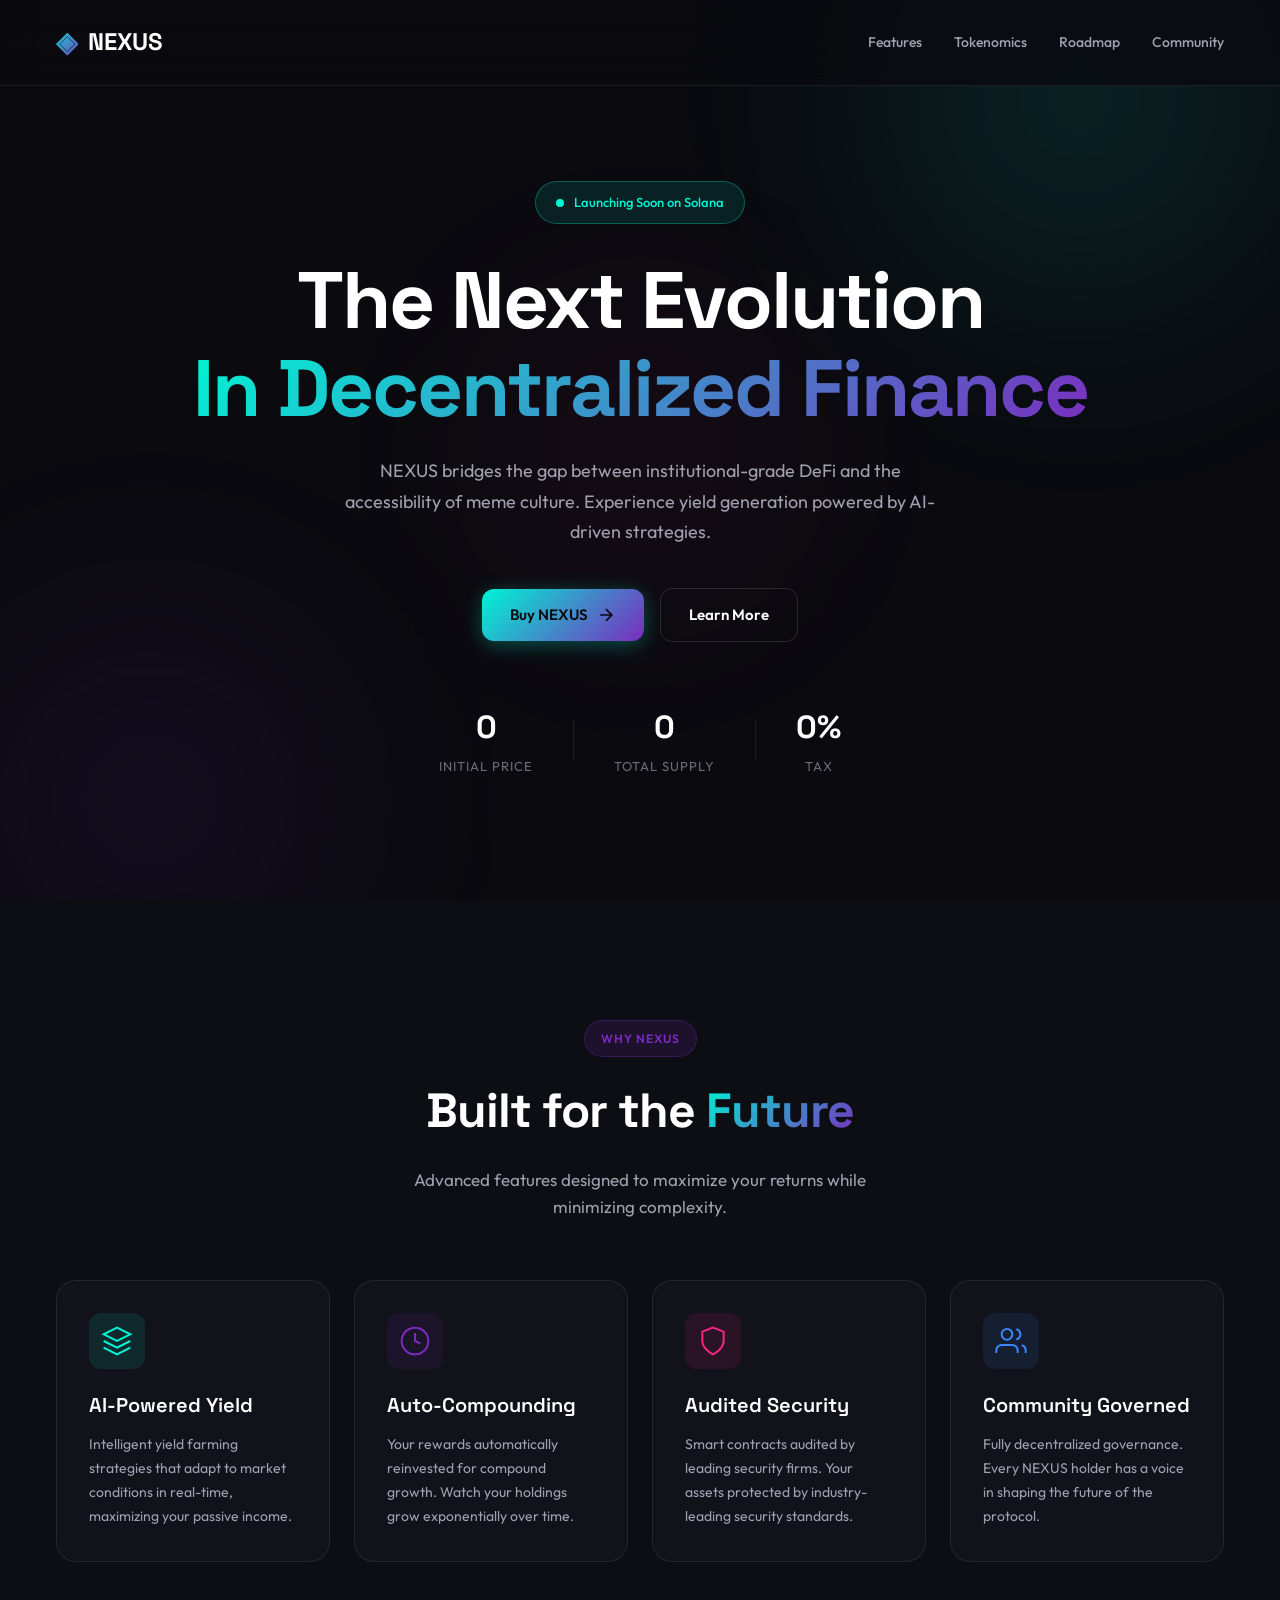
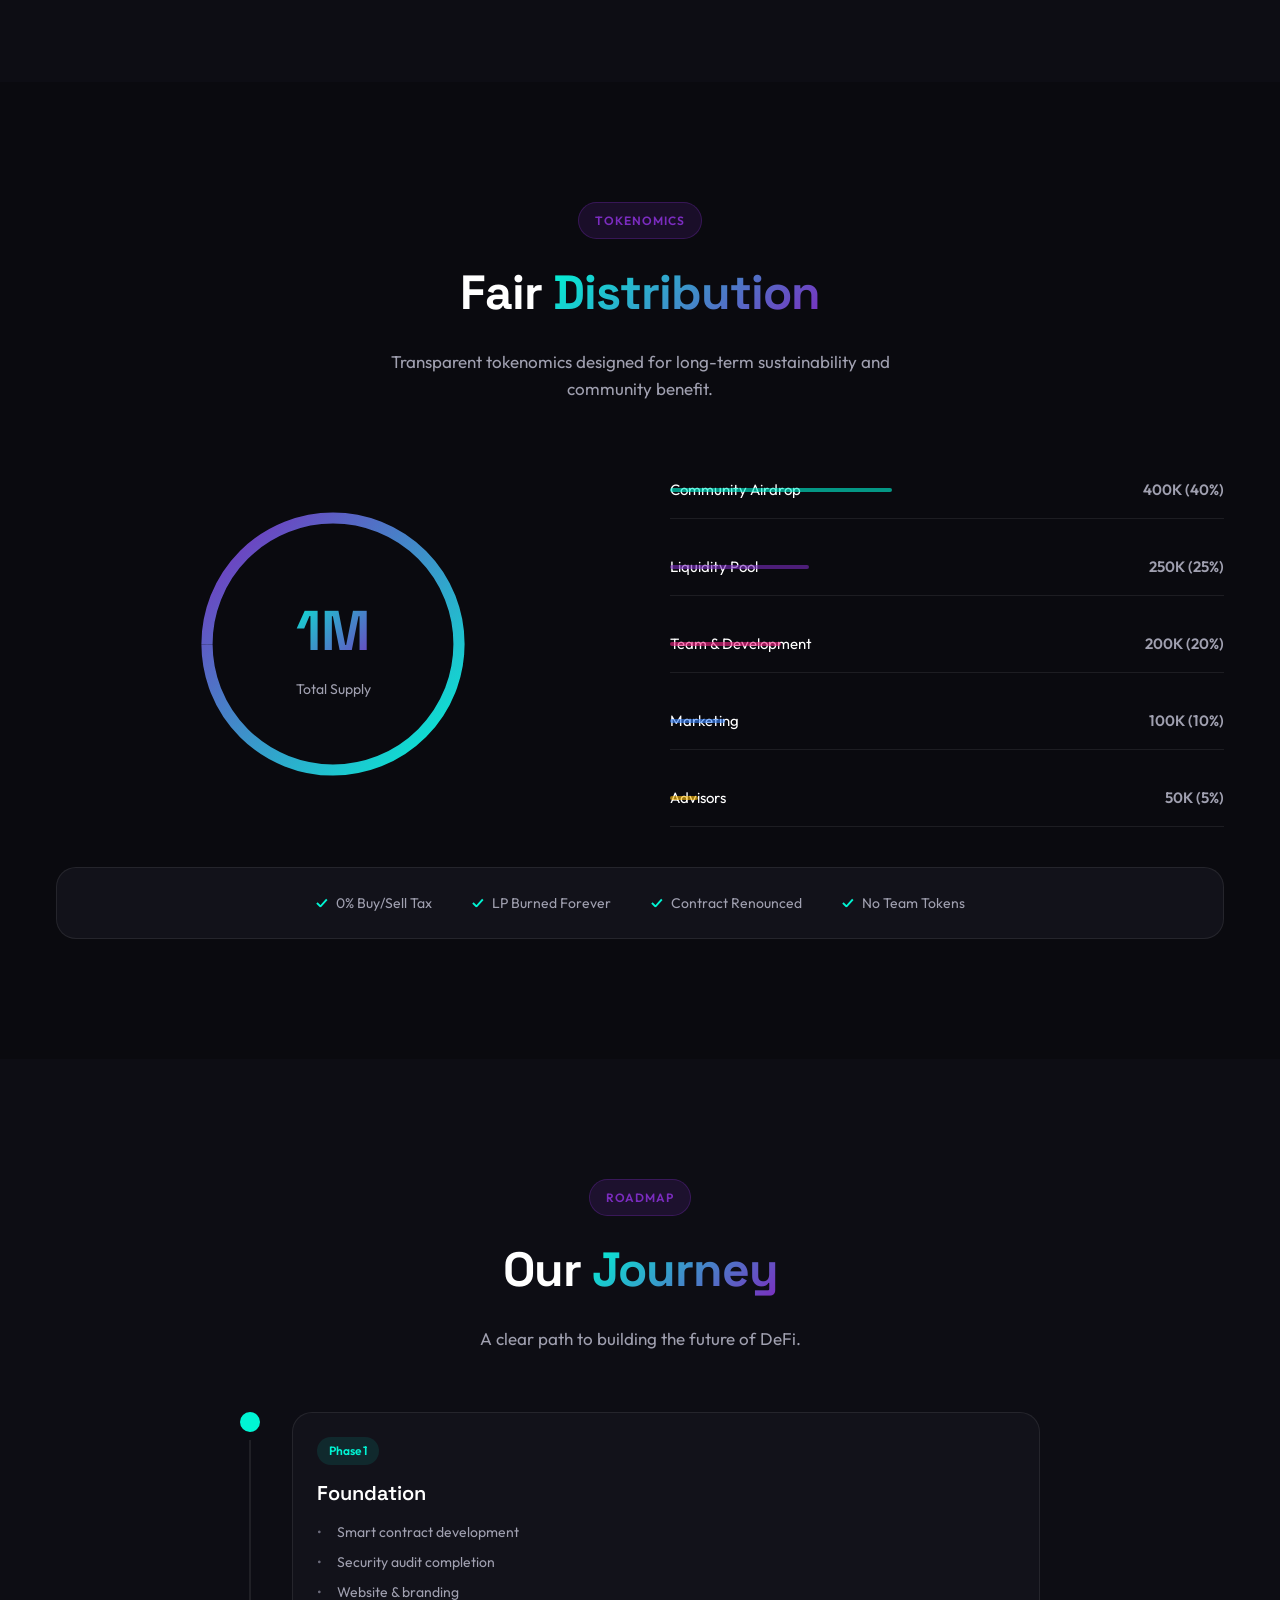
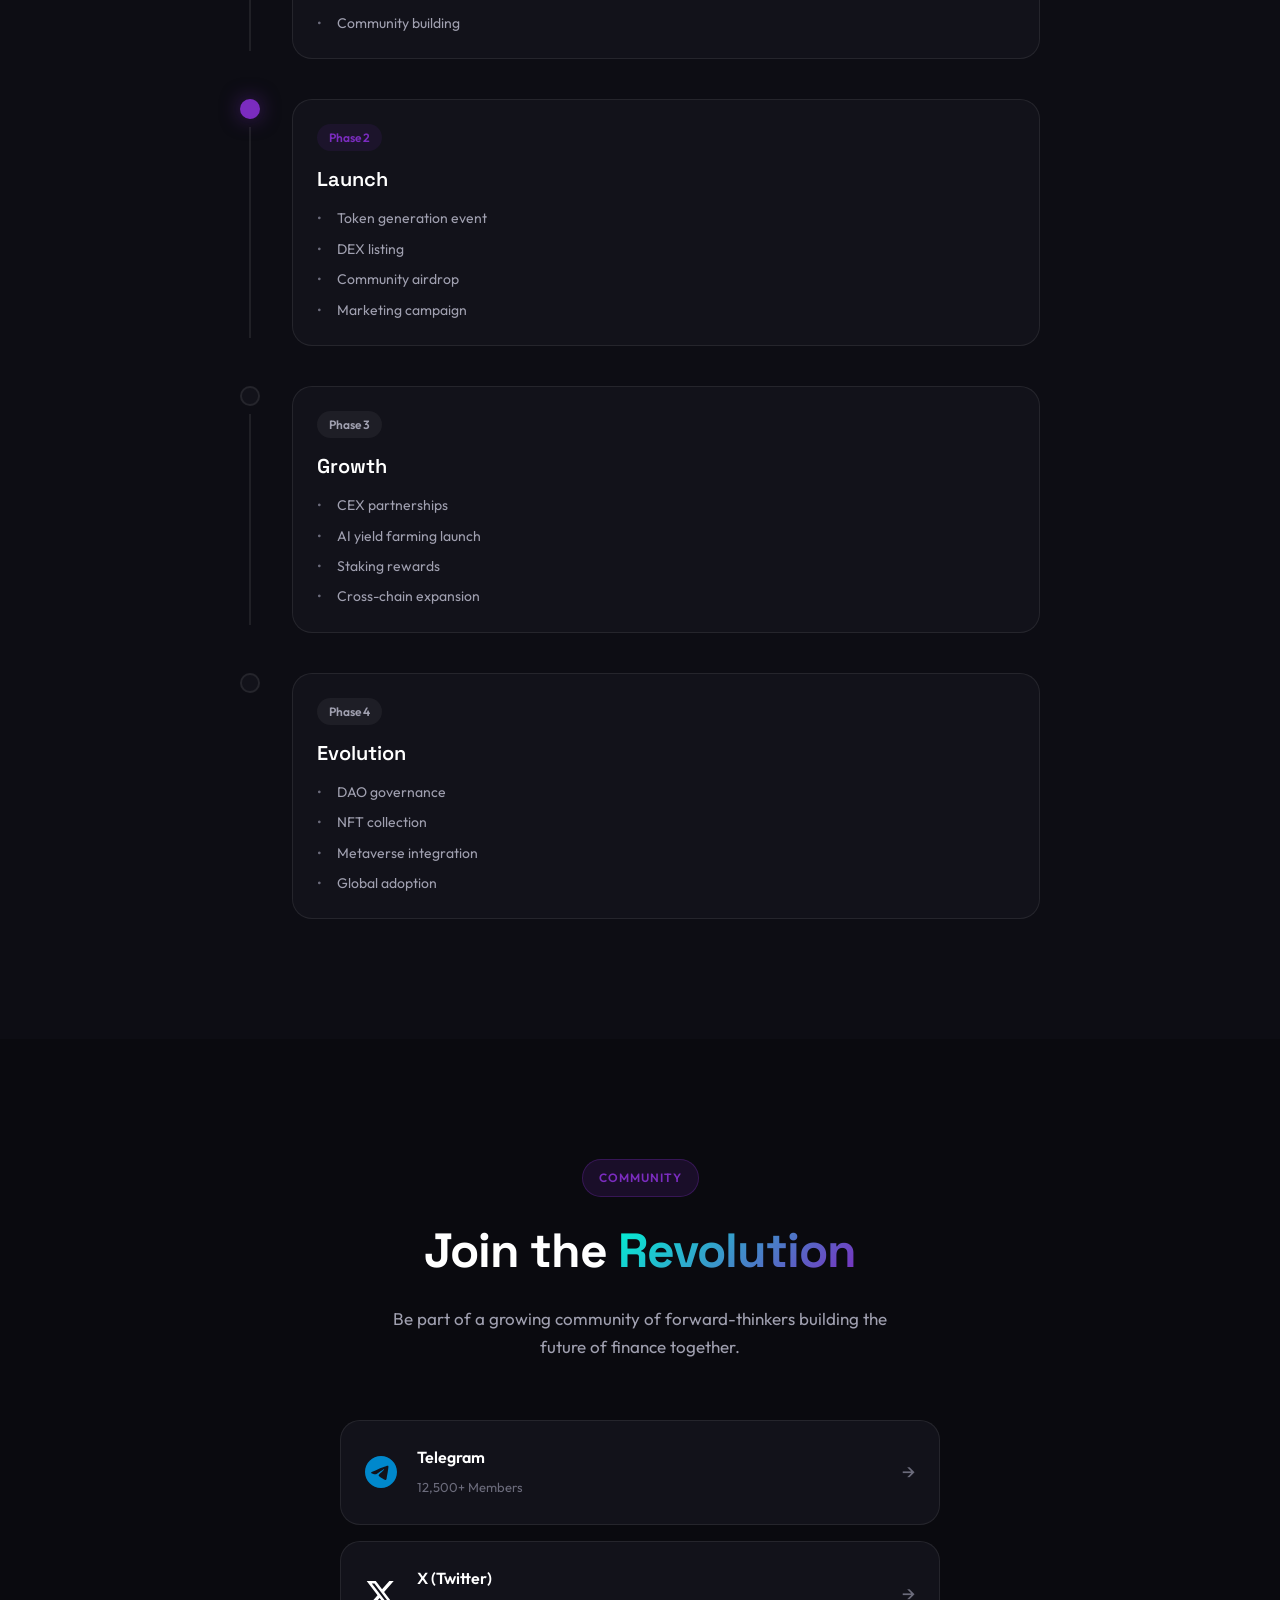
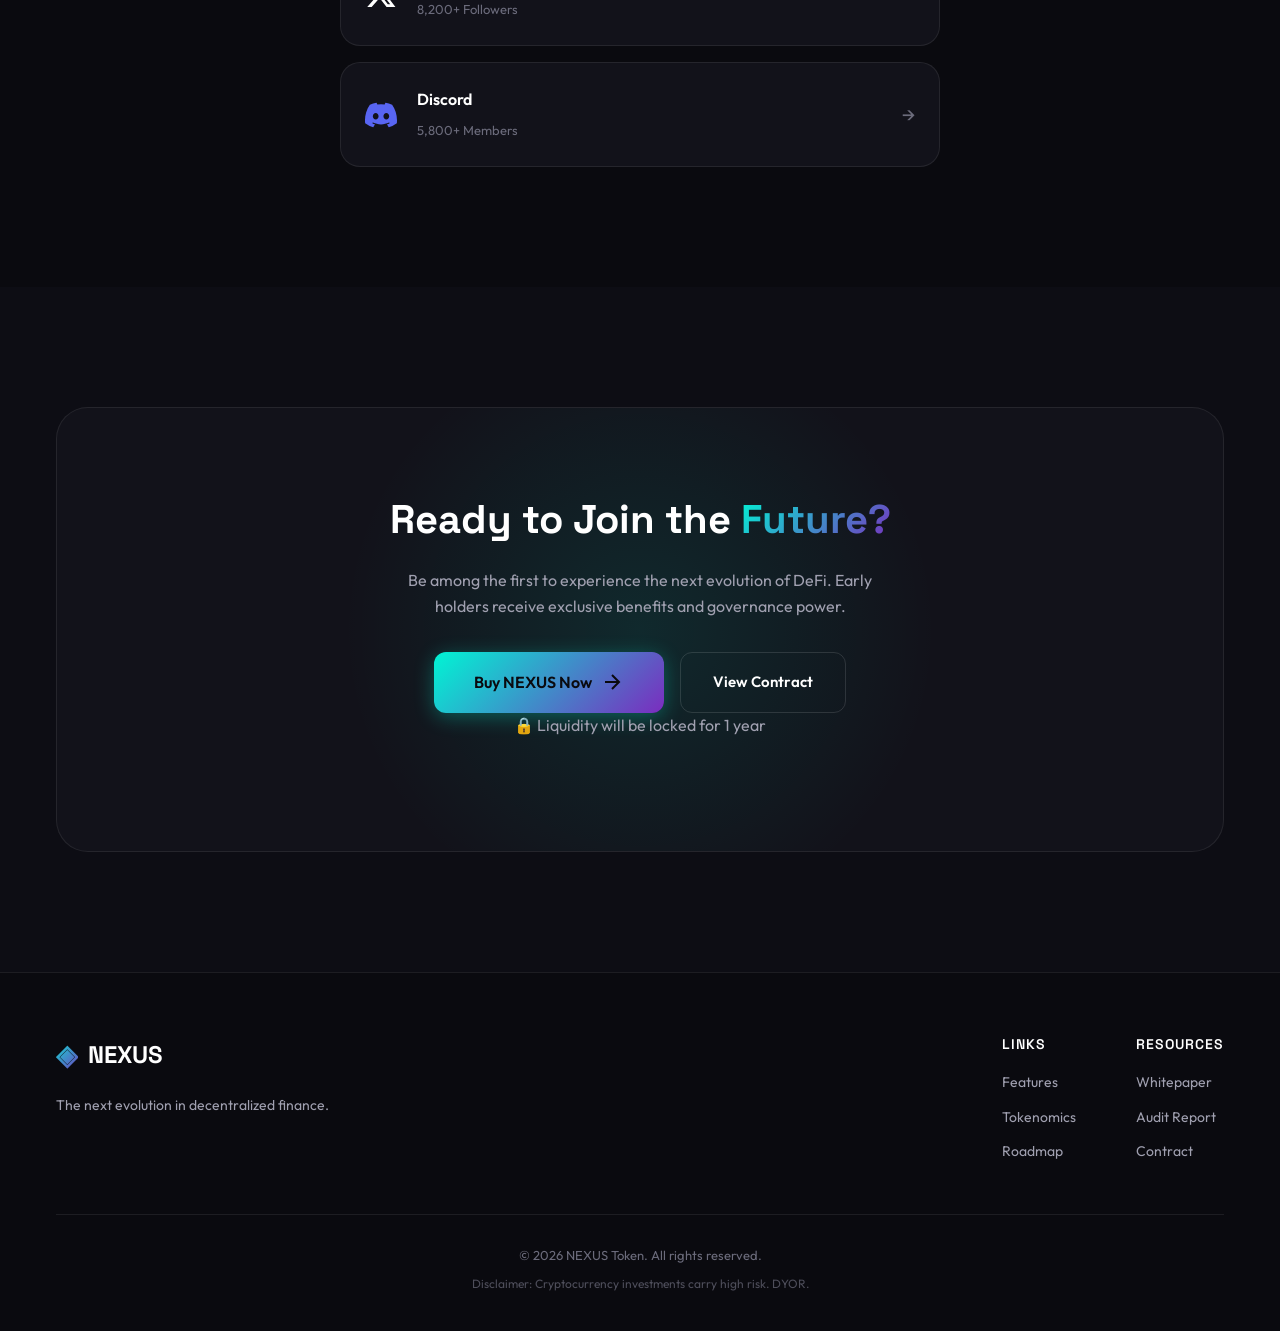
<file: index.html>
<!DOCTYPE html>
<html lang="en">
<head>
    <meta charset="UTF-8">
    <meta name="viewport" content="width=device-width, initial-scale=1.0">
    <title>NEXUS Token | The Future of Decentralized Finance</title>
    <meta name="description" content="NEXUS - The next evolution in DeFi. Join the revolution and be part of the future of decentralized finance.">
    <link rel="preconnect" href="https://fonts.googleapis.com">
    <link rel="preconnect" href="https://fonts.gstatic.com" crossorigin>
    <link href="https://fonts.googleapis.com/css2?family=Outfit:wght@300;400;500;600;700;800&family=Space+Grotesk:wght@400;500;600;700&display=swap" rel="stylesheet">
    <link rel="stylesheet" href="style.css">
</head>
<body>
    <!-- Navigation -->
    <nav class="navbar">
        <div class="container">
            <a href="#" class="logo">
                <span class="logo-icon">◈</span>
                <span class="logo-text">NEXUS</span>
            </a>
            <div class="nav-links">
                <a href="#features">Features</a>
                <a href="#tokenomics">Tokenomics</a>
                <a href="#roadmap">Roadmap</a>
                <a href="#community">Community</a>
            </div>
            <button class="mobile-menu-btn" aria-label="Toggle menu">
                <span></span>
                <span></span>
                <span></span>
            </button>
        </div>
    </nav>
    <!-- Hero Section -->
    <section class="hero">
        <div class="hero-bg">
            <div class="gradient-orb orb-1"></div>
            <div class="gradient-orb orb-2"></div>
            <div class="gradient-orb orb-3"></div>
        </div>
        <div class="container">
            <div class="hero-badge">
                <span class="pulse"></span>
                <span>Launching Soon on Solana</span>
            </div>
            <h1 class="hero-title">
                The Next Evolution<br>
                <span class="gradient-text">In Decentralized Finance</span>
            </h1>
            <p class="hero-subtitle">
                NEXUS bridges the gap between institutional-grade DeFi and the accessibility of meme culture. Experience yield generation powered by AI-driven strategies.
            </p>
            <div class="hero-cta">
                <a href="buy-nexus.html" class="btn btn-primary">
                    <span>Buy NEXUS</span>
                    <svg width="20" height="20" viewBox="0 0 24 24" fill="none" stroke="currentColor" stroke-width="2">
                        <path d="M5 12h14M12 5l7 7-7 7"/>
                    </svg>
                </a>
                <a href="#features" class="btn btn-secondary">Learn More</a>
            </div>
            <div class="hero-stats">
                <div class="stat">
                    <span class="stat-value">$0</span>
                    <span class="stat-label">Initial Price</span>
                </div>
                <div class="stat-divider"></div>
                <div class="stat">
                    <span class="stat-value">1M</span>
                    <span class="stat-label">Total Supply</span>
                </div>
                <div class="stat-divider"></div>
                <div class="stat">
                    <span class="stat-value">0%</span>
                    <span class="stat-label">Tax</span>
                </div>
            </div>
        </div>
    </section>

    <!-- Features Section -->
    <section id="features" class="features">
        <div class="container">
            <div class="section-header">
                <span class="section-tag">Why NEXUS</span>
                <h2 class="section-title">Built for the <span class="gradient-text">Future</span></h2>
                <p class="section-subtitle">Advanced features designed to maximize your returns while minimizing complexity.</p>
            </div>
            <div class="features-grid">
                <div class="feature-card">
                    <div class="feature-icon">
                        <svg width="32" height="32" viewBox="0 0 24 24" fill="none" stroke="currentColor" stroke-width="1.5">
                            <path d="M12 2L2 7l10 5 10-5-10-5zM2 17l10 5 10-5M2 12l10 5 10-5"/>
                        </svg>
                    </div>
                    <h3>AI-Powered Yield</h3>
                    <p>Intelligent yield farming strategies that adapt to market conditions in real-time, maximizing your passive income.</p>
                </div>
                <div class="feature-card">
                    <div class="feature-icon">
                        <svg width="32" height="32" viewBox="0 0 24 24" fill="none" stroke="currentColor" stroke-width="1.5">
                            <circle cx="12" cy="12" r="10"/>
                            <path d="M12 6v6l4 2"/>
                        </svg>
                    </div>
                    <h3>Auto-Compounding</h3>
                    <p>Your rewards automatically reinvested for compound growth. Watch your holdings grow exponentially over time.</p>
                </div>
                <div class="feature-card">
                    <div class="feature-icon">
                        <svg width="32" height="32" viewBox="0 0 24 24" fill="none" stroke="currentColor" stroke-width="1.5">
                            <path d="M12 22s8-4 8-10V5l-8-3-8 3v7c0 6 8 10 8 10z"/>
                        </svg>
                    </div>
                    <h3>Audited Security</h3>
                    <p>Smart contracts audited by leading security firms. Your assets protected by industry-leading security standards.</p>
                </div>
                <div class="feature-card">
                    <div class="feature-icon">
                        <svg width="32" height="32" viewBox="0 0 24 24" fill="none" stroke="currentColor" stroke-width="1.5">
                            <path d="M17 21v-2a4 4 0 0 0-4-4H5a4 4 0 0 0-4 4v2"/>
                            <circle cx="9" cy="7" r="4"/>
                            <path d="M23 21v-2a4 4 0 0 0-3-3.87M16 3.13a4 4 0 0 1 0 7.75"/>
                        </svg>
                    </div>
                    <h3>Community Governed</h3>
                    <p>Fully decentralized governance. Every NEXUS holder has a voice in shaping the future of the protocol.</p>
                </div>
            </div>
        </div>
    </section>

    <!-- Tokenomics Section -->
    <section id="tokenomics" class="tokenomics">
        <div class="container">
            <div class="section-header">
                <span class="section-tag">Tokenomics</span>
                <h2 class="section-title">Fair <span class="gradient-text">Distribution</span></h2>
                <p class="section-subtitle">Transparent tokenomics designed for long-term sustainability and community benefit.</p>
            </div>
            <div class="tokenomics-grid">
                <div class="tokenomics-main">
                    <div class="supply-display">
                        <div class="supply-circle">
                            <svg viewBox="0 0 200 200">
                                <circle cx="100" cy="100" r="90" fill="none" stroke="var(--border-color)" stroke-width="2"/>
                                <circle cx="100" cy="100" r="90" fill="none" stroke="url(#gradient)" stroke-width="8" stroke-dasharray="565" stroke-dashoffset="0" transform="rotate(-90 100 100)"/>
                                <defs>
                                    <linearGradient id="gradient" x1="0%" y1="0%" x2="100%" y2="100%">
                                        <stop offset="0%" stop-color="#00f5d4"/>
                                        <stop offset="100%" stop-color="#7b2cbf"/>
                                    </linearGradient>
                                </defs>
                            </svg>
                            <div class="supply-value">
                                <span class="big-number">1M</span>
                                <span class="supply-label">Total Supply</span>
                            </div>
                        </div>
                    </div>
                </div>
                <div class="tokenomics-breakdown">
                    <div class="breakdown-item">
                        <div class="breakdown-bar" style="--width: 40%; --color: #00f5d4;"></div>
                        <div class="breakdown-info">
                            <span class="breakdown-label">Community Airdrop</span>
                            <span class="breakdown-value">400K (40%)</span>
                        </div>
                    </div>
                    <div class="breakdown-item">
                        <div class="breakdown-bar" style="--width: 25%; --color: #7b2cbf;"></div>
                        <div class="breakdown-info">
                            <span class="breakdown-label">Liquidity Pool</span>
                            <span class="breakdown-value">250K (25%)</span>
                        </div>
                    </div>
                    <div class="breakdown-item">
                        <div class="breakdown-bar" style="--width: 20%; --color: #f72585;"></div>
                        <div class="breakdown-info">
                            <span class="breakdown-label">Team & Development</span>
                            <span class="breakdown-value">200K (20%)</span>
                        </div>
                    </div>
                    <div class="breakdown-item">
                        <div class="breakdown-bar" style="--width: 10%; --color: #3a86ff;"></div>
                        <div class="breakdown-info">
                            <span class="breakdown-label">Marketing</span>
                            <span class="breakdown-value">100K (10%)</span>
                        </div>
                    </div>
                    <div class="breakdown-item">
                        <div class="breakdown-bar" style="--width: 5%; --color: #ffbe0b;"></div>
                        <div class="breakdown-info">
                            <span class="breakdown-label">Advisors</span>
                            <span class="breakdown-value">50K (5%)</span>
                        </div>
                    </div>
                </div>
            </div>
            <div class="tokenomics-stats">
                <div class="tstat">
                    <span class="tstat-icon">✓</span>
                    <span>0% Buy/Sell Tax</span>
                </div>
                <div class="tstat">
                    <span class="tstat-icon">✓</span>
                    <span>LP Burned Forever</span>
                </div>
                <div class="tstat">
                    <span class="tstat-icon">✓</span>
                    <span>Contract Renounced</span>
                </div>
                <div class="tstat">
                    <span class="tstat-icon">✓</span>
                    <span>No Team Tokens</span>
                </div>
            </div>
        </div>
    </section>

    <!-- Roadmap Section -->
    <section id="roadmap" class="roadmap">
        <div class="container">
            <div class="section-header">
                <span class="section-tag">Roadmap</span>
                <h2 class="section-title">Our <span class="gradient-text">Journey</span></h2>
                <p class="section-subtitle">A clear path to building the future of DeFi.</p>
            </div>
            <div class="roadmap-timeline">
                <div class="timeline-item completed">
                    <div class="timeline-marker">
                        <span class="marker-dot"></span>
                        <span class="marker-line"></span>
                    </div>
                    <div class="timeline-content">
                        <span class="timeline-phase">Phase 1</span>
                        <h3>Foundation</h3>
                        <ul>
                            <li>Smart contract development</li>
                            <li>Security audit completion</li>
                            <li>Website & branding</li>
                            <li>Community building</li>
                        </ul>
                    </div>
                </div>
                <div class="timeline-item active">
                    <div class="timeline-marker">
                        <span class="marker-dot"></span>
                        <span class="marker-line"></span>
                    </div>
                    <div class="timeline-content">
                        <span class="timeline-phase">Phase 2</span>
                        <h3>Launch</h3>
                        <ul>
                            <li>Token generation event</li>
                            <li>DEX listing</li>
                            <li>Community airdrop</li>
                            <li>Marketing campaign</li>
                        </ul>
                    </div>
                </div>
                <div class="timeline-item">
                    <div class="timeline-marker">
                        <span class="marker-dot"></span>
                        <span class="marker-line"></span>
                    </div>
                    <div class="timeline-content">
                        <span class="timeline-phase">Phase 3</span>
                        <h3>Growth</h3>
                        <ul>
                            <li>CEX partnerships</li>
                            <li>AI yield farming launch</li>
                            <li>Staking rewards</li>
                            <li>Cross-chain expansion</li>
                        </ul>
                    </div>
                </div>
                <div class="timeline-item">
                    <div class="timeline-marker">
                        <span class="marker-dot"></span>
                    </div>
                    <div class="timeline-content">
                        <span class="timeline-phase">Phase 4</span>
                        <h3>Evolution</h3>
                        <ul>
                            <li>DAO governance</li>
                            <li>NFT collection</li>
                            <li>Metaverse integration</li>
                            <li>Global adoption</li>
                        </ul>
                    </div>
                </div>
            </div>
        </div>
    </section>

    <!-- Community Section -->
    <section id="community" class="community">
        <div class="container">
            <div class="section-header">
                <span class="section-tag">Community</span>
                <h2 class="section-title">Join the <span class="gradient-text">Revolution</span></h2>
                <p class="section-subtitle">Be part of a growing community of forward-thinkers building the future of finance together.</p>
            </div>
            <div class="social-links">
                <a href="#" class="social-card telegram">
                    <svg width="32" height="32" viewBox="0 0 24 24" fill="currentColor">
                        <path d="M12 0C5.373 0 0 5.373 0 12s5.373 12 12 12 12-5.373 12-12S18.627 0 12 0zm5.562 8.161c-.18 1.897-.962 6.502-1.359 8.627-.168.9-.5 1.201-.82 1.23-.697.064-1.226-.461-1.901-.903-1.056-.693-1.653-1.124-2.678-1.8-1.185-.78-.417-1.21.258-1.91.177-.184 3.247-2.977 3.307-3.23.007-.032.014-.15-.056-.212s-.174-.041-.249-.024c-.106.024-1.793 1.14-5.061 3.345-.48.33-.913.49-1.302.48-.428-.008-1.252-.241-1.865-.44-.751-.245-1.349-.374-1.297-.789.027-.216.325-.437.893-.663 3.498-1.524 5.83-2.529 6.998-3.014 3.332-1.386 4.025-1.627 4.477-1.635.099-.003.321.023.465.141.121.1.154.232.17.301.015.063.015.127-.034.2z"/>
                    </svg>
                    <div class="social-info">
                        <span class="social-name">Telegram</span>
                        <span class="social-count">12,500+ Members</span>
                    </div>
                    <span class="social-arrow">→</span>
                </a>
                <a href="#" class="social-card twitter">
                    <svg width="32" height="32" viewBox="0 0 24 24" fill="currentColor">
                        <path d="M18.244 2.25h3.308l-7.227 8.26 8.502 11.24H16.17l-5.214-6.817L4.99 21.75H1.68l7.73-8.835L1.254 2.25H8.08l4.713 6.231zm-1.161 17.52h1.833L7.084 4.126H5.117z"/>
                    </svg>
                    <div class="social-info">
                        <span class="social-name">X (Twitter)</span>
                        <span class="social-count">8,200+ Followers</span>
                    </div>
                    <span class="social-arrow">→</span>
                </a>
                <a href="#" class="social-card discord">
                    <svg width="32" height="32" viewBox="0 0 24 24" fill="currentColor">
                        <path d="M20.317 4.37a19.791 19.791 0 0 0-4.885-1.515.074.074 0 0 0-.079.037c-.21.375-.444.864-.608 1.25a18.27 18.27 0 0 0-5.487 0 12.64 12.64 0 0 0-.617-1.25.077.077 0 0 0-.079-.037A19.736 19.736 0 0 0 3.677 4.37a.07.07 0 0 0-.032.027C.533 9.046-.32 13.58.099 18.057a.082.082 0 0 0 .031.057 19.9 19.9 0 0 0 5.993 3.03.078.078 0 0 0 .084-.028 14.09 14.09 0 0 0 1.226-1.994.076.076 0 0 0-.041-.106 13.107 13.107 0 0 1-1.872-.892.077.077 0 0 1-.008-.128 10.2 10.2 0 0 0 .372-.292.074.074 0 0 1 .077-.01c3.928 1.793 8.18 1.793 12.062 0a.074.074 0 0 1 .078.01c.12.098.246.198.373.292a.077.077 0 0 1-.006.127 12.299 12.299 0 0 1-1.873.892.077.077 0 0 0-.041.107c.36.698.772 1.362 1.225 1.993a.076.076 0 0 0 .084.028 19.839 19.839 0 0 0 6.002-3.03.077.077 0 0 0 .032-.054c.5-5.177-.838-9.674-3.549-13.66a.061.061 0 0 0-.031-.03zM8.02 15.33c-1.183 0-2.157-1.085-2.157-2.419 0-1.333.956-2.419 2.157-2.419 1.21 0 2.176 1.096 2.157 2.42 0 1.333-.956 2.418-2.157 2.418zm7.975 0c-1.183 0-2.157-1.085-2.157-2.419 0-1.333.955-2.419 2.157-2.419 1.21 0 2.176 1.096 2.157 2.42 0 1.333-.946 2.418-2.157 2.418z"/>
                    </svg>
                    <div class="social-info">
                        <span class="social-name">Discord</span>
                        <span class="social-count">5,800+ Members</span>
                    </div>
                    <span class="social-arrow">→</span>
                </a>
            </div>
        </div>
    </section>

    <!-- Final CTA Section -->
    <section class="final-cta">
        <div class="container">
            <div class="cta-box">
                <div class="cta-glow"></div>
                <h2>Ready to Join the <span class="gradient-text">Future?</span></h2>
                <p>Be among the first to experience the next evolution of DeFi. Early holders receive exclusive benefits and governance power.</p>
                <div class="cta-buttons">
                    <a href="#" class="btn btn-primary btn-large">
                        <span>Buy NEXUS Now</span>
                        <svg width="24" height="24" viewBox="0 0 24 24" fill="none" stroke="currentColor" stroke-width="2">
                            <path d="M5 12h14M12 5l7 7-7 7"/>
                        </svg>
                    </a>
                    <a href="#" class="btn btn-outline">View Contract</a>
                </div>
                <p class="cta-note">🔒 Liquidity will be locked for 1 year</p>
            </div>
        </div>
    </section>

    <!-- Footer -->
    <footer class="footer">
        <div class="container">
            <div class="footer-content">
                <div class="footer-brand">
                    <a href="#" class="logo">
                        <span class="logo-icon">◈</span>
                        <span class="logo-text">NEXUS</span>
                    </a>
                    <p>The next evolution in decentralized finance.</p>
                </div>
                <div class="footer-links">
                    <div class="footer-column">
                        <h4>Links</h4>
                        <a href="#features">Features</a>
                        <a href="#tokenomics">Tokenomics</a>
                        <a href="#roadmap">Roadmap</a>
                    </div>
                    <div class="footer-column">
                        <h4>Resources</h4>
                        <a href="#">Whitepaper</a>
                        <a href="#">Audit Report</a>
                        <a href="#">Contract</a>
                    </div>
                </div>
            </div>
            <div class="footer-bottom">
                <p>© 2026 NEXUS Token. All rights reserved.</p>
                <p class="disclaimer">Disclaimer: Cryptocurrency investments carry high risk. DYOR.</p>
            </div>
        </div>
    </footer>
    <script src="script.js"></script>
</body>
</html>
</file>
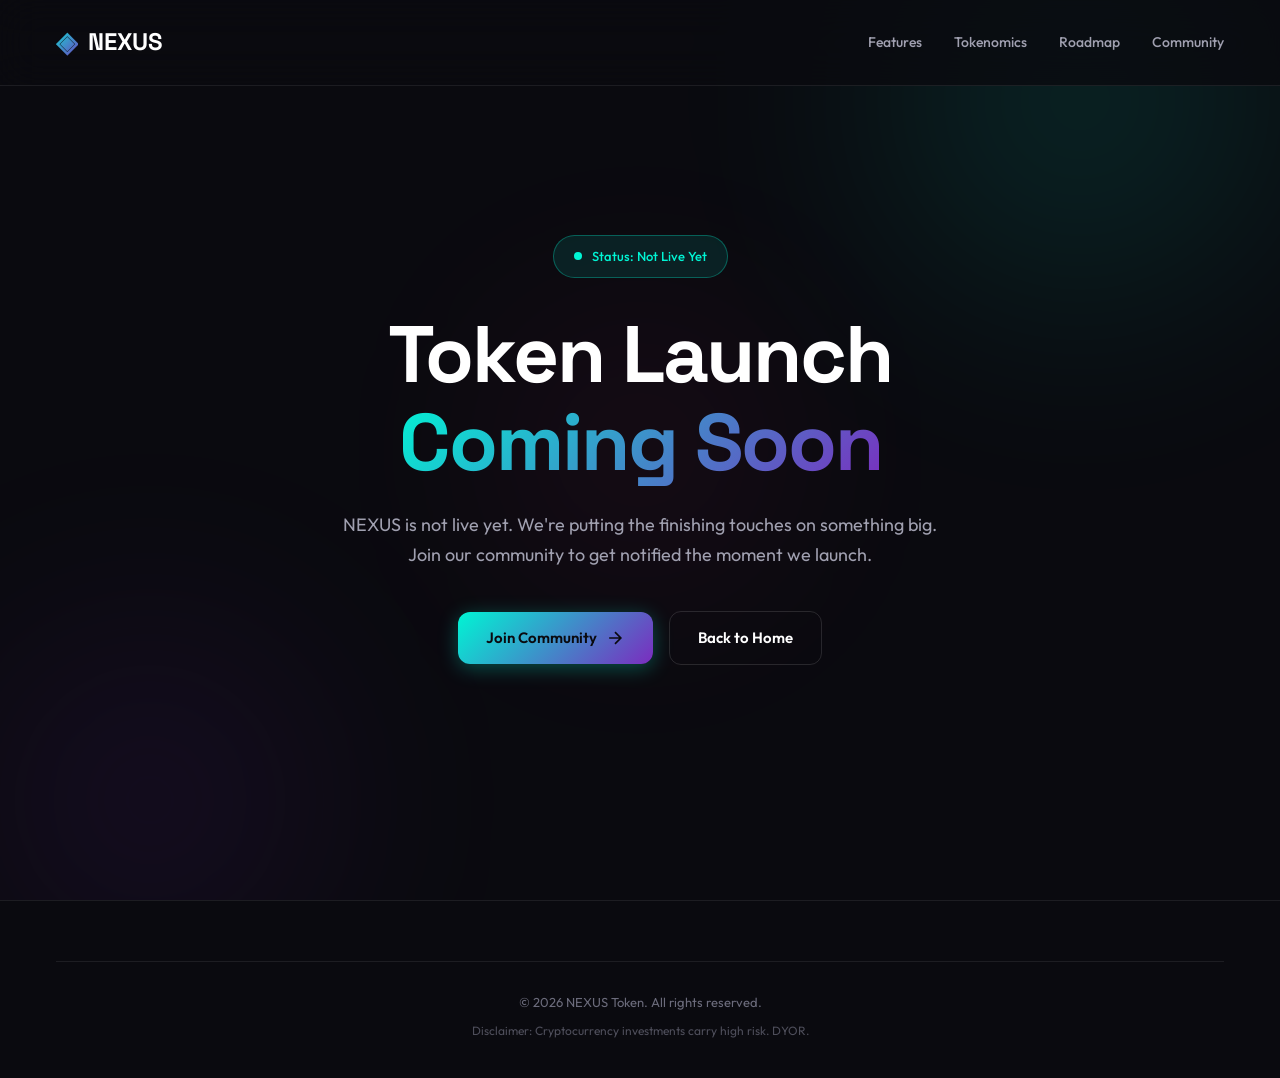
<file: buy-nexus.html>
<!DOCTYPE html>
<html lang="en">
<head>
    <meta charset="UTF-8">
    <meta name="viewport" content="width=device-width, initial-scale=1.0">
    <title>Buy NEXUS | Coming Soon</title>
    <link rel="preconnect" href="https://fonts.googleapis.com">
    <link rel="preconnect" href="https://fonts.gstatic.com" crossorigin>
    <link href="https://fonts.googleapis.com/css2?family=Outfit:wght@300;400;500;600;700;800&family=Space+Grotesk:wght@400;500;600;700&display=swap" rel="stylesheet">
    <link rel="stylesheet" href="style.css">
</head>
<body>

    <!-- Navigation -->
    <nav class="navbar">
        <div class="container">
            <a href="index.html" class="logo">
                <span class="logo-icon">◈</span>
                <span class="logo-text">NEXUS</span>
            </a>
            <div class="nav-links">
                <a href="index.html#features">Features</a>
                <a href="index.html#tokenomics">Tokenomics</a>
                <a href="index.html#roadmap">Roadmap</a>
                <a href="index.html#community">Community</a>
            </div>
            <button class="mobile-menu-btn" aria-label="Toggle menu">
                <span></span>
                <span></span>
                <span></span>
            </button>
        </div>
    </nav>

    <!-- Not Live Section -->
    <section class="hero">
        <div class="hero-bg">
            <div class="gradient-orb orb-1"></div>
            <div class="gradient-orb orb-2"></div>
            <div class="gradient-orb orb-3"></div>
        </div>
        <div class="container">
            <div class="hero-badge">
                <span class="pulse"></span>
                <span>Status: Not Live Yet</span>
            </div>
            <h1 class="hero-title">
                Token Launch<br>
                <span class="gradient-text">Coming Soon</span>
            </h1>
            <p class="hero-subtitle">
                NEXUS is not live yet. We're putting the finishing touches on something big. Join our community to get notified the moment we launch.
            </p>
            <div class="hero-cta">
                <a href="index.html#community" class="btn btn-primary">
                    <span>Join Community</span>
                    <svg width="20" height="20" viewBox="0 0 24 24" fill="none" stroke="currentColor" stroke-width="2">
                        <path d="M5 12h14M12 5l7 7-7 7"/>
                    </svg>
                </a>
                <a href="index.html" class="btn btn-secondary">Back to Home</a>
            </div>
        </div>
    </section>

    <!-- Footer -->
    <footer class="footer">
        <div class="container">
            <div class="footer-bottom">
                <p>© 2026 NEXUS Token. All rights reserved.</p>
                <p class="disclaimer">Disclaimer: Cryptocurrency investments carry high risk. DYOR.</p>
            </div>
        </div>
    </footer>

    <script src="script.js"></script>
</body>
</html>
</file>
<file: style.css>
/* ========================================
   NEXUS Token - Modern Web3 Landing Page
   ======================================== */

/* CSS Variables */
:root {
    /* Colors */
    --bg-primary: #0a0a0f;
    --bg-secondary: #0d0d14;
    --bg-card: #12121a;
    --bg-card-hover: #1a1a24;
    
    --text-primary: #ffffff;
    --text-secondary: #a0a0b0;
    --text-muted: #6b6b7b;
    
    --accent-cyan: #00f5d4;
    --accent-purple: #7b2cbf;
    --accent-pink: #f72585;
    --accent-blue: #3a86ff;
    --accent-yellow: #ffbe0b;
    
    --border-color: rgba(255, 255, 255, 0.08);
    --border-light: rgba(255, 255, 255, 0.12);
    
    /* Gradients */
    --gradient-primary: linear-gradient(135deg, #00f5d4 0%, #7b2cbf 100%);
    --gradient-glow: radial-gradient(ellipse at center, rgba(0, 245, 212, 0.15) 0%, transparent 70%);
    
    /* Typography */
    --font-heading: 'Space Grotesk', sans-serif;
    --font-body: 'Outfit', sans-serif;
    
    /* Spacing */
    --section-padding: 120px 0;
    --container-width: 1200px;
    
    /* Effects */
    --shadow-card: 0 4px 24px rgba(0, 0, 0, 0.3);
    --shadow-glow: 0 0 40px rgba(0, 245, 212, 0.2);
    --radius-sm: 8px;
    --radius-md: 12px;
    --radius-lg: 20px;
    --radius-xl: 32px;
}

/* Reset & Base */
*, *::before, *::after {
    margin: 0;
    padding: 0;
    box-sizing: border-box;
}

html {
    scroll-behavior: smooth;
}

body {
    font-family: var(--font-body);
    background-color: var(--bg-primary);
    color: var(--text-primary);
    line-height: 1.6;
    overflow-x: hidden;
}

a {
    text-decoration: none;
    color: inherit;
    transition: all 0.3s ease;
}

ul {
    list-style: none;
}

img {
    max-width: 100%;
    height: auto;
}

/* Container */
.container {
    max-width: var(--container-width);

    margin: 0 auto;
    padding: 0 16px;
}

/* Typography */
.gradient-text {
    background: var(--gradient-primary);
    -webkit-background-clip: text;
    -webkit-text-fill-color: transparent;
    background-clip: text;
}

/* Buttons */
.btn {
    display: inline-flex;
    align-items: center;
    justify-content: center;
    gap: 8px;
    padding: 14px 28px;
    font-family: var(--font-body);
    font-size: 15px;
    font-weight: 600;
    border-radius: var(--radius-md);
    cursor: pointer;
    transition: all 0.3s ease;
}

.btn-primary {
    background: var(--gradient-primary);
    color: var(--bg-primary);
    border: none;
    box-shadow: 0 4px 20px rgba(0, 245, 212, 0.3);
}

.btn-primary:hover {
    transform: translateY(-2px);
    box-shadow: 0 8px 30px rgba(0, 245, 212, 0.4);
}

.btn-secondary {
    background: transparent;
    color: var(--text-primary);
    border: 1px solid var(--border-light);
}

.btn-secondary:hover {
    background: rgba(255, 255, 255, 0.05);
    border-color: var(--text-secondary);
}

.btn-outline {
    background: transparent;
    color: var(--text-primary);
    border: 1px solid var(--border-light);
    padding: 14px 32px;
}

.btn-outline:hover {
    background: rgba(255, 255, 255, 0.05);
    border-color: var(--accent-cyan);
}

.btn-large {
    padding: 18px 40px;
    font-size: 16px;
}

/* ========================================
   Navigation
   ======================================== */
.navbar {
    position: fixed;
    top: 0;
    left: 0;
    right: 0;
    z-index: 1000;
    padding: 20px 0;
    background: rgba(10, 10, 15, 0.8);
    backdrop-filter: blur(20px);
    border-bottom: 1px solid var(--border-color);
}

.navbar .container {
    display: flex;
    align-items: center;
    justify-content: space-between;
}

.logo {
    display: flex;
    align-items: center;
    gap: 10px;
    font-family: var(--font-heading);
    font-size: 24px;
    font-weight: 700;
    color: var(--text-primary);
}

.logo-icon {
    font-size: 28px;
    background: var(--gradient-primary);
    -webkit-background-clip: text;
    -webkit-text-fill-color: transparent;
    background-clip: text;
}

.nav-links {
    display: flex;
    align-items: center;
    gap: 32px;
}

.nav-links a {
    font-size: 14px;
    font-weight: 500;
    color: var(--text-secondary);
}

.nav-links a:hover {
    color: var(--text-primary);
}

.mobile-menu-btn {
    display: none;
    flex-direction: column;
    gap: 5px;
    padding: 8px;
    background: none;
    border: none;
    cursor: pointer;
}

.mobile-menu-btn span {
    width: 24px;
    height: 2px;
    background: var(--text-primary);
    border-radius: 2px;
    transition: all 0.3s ease;
}

/* ========================================
   Hero Section
   ======================================== */
.hero {
    position: relative;
    min-height: 100vh;
    display: flex;
    align-items: center;
    padding: 180px 0 120px;
    overflow: hidden;
}

.hero-bg {
    position: absolute;
    inset: 0;
    pointer-events: none;
}

.gradient-orb {
    position: absolute;
    border-radius: 50%;
    filter: blur(100px);
    opacity: 0.5;
}

.orb-1 {
    width: 600px;
    height: 600px;
    background: radial-gradient(circle, rgba(0, 245, 212, 0.3) 0%, transparent 70%);
    top: -200px;
    right: -100px;
}

.orb-2 {
    width: 500px;
    height: 500px;
    background: radial-gradient(circle, rgba(123, 44, 191, 0.3) 0%, transparent 70%);
    bottom: -150px;
    left: -100px;
}

.orb-3 {
    width: 400px;
    height: 400px;
    background: radial-gradient(circle, rgba(247, 37, 133, 0.2) 0%, transparent 70%);
    top: 50%;
    left: 50%;
    transform: translate(-50%, -50%);
}

.hero .container {
    position: relative;
    z-index: 1;
    text-align: center;
}

.hero-badge {
    display: inline-flex;
    align-items: center;
    gap: 10px;
    padding: 10px 20px;
    background: rgba(0, 245, 212, 0.1);
    border: 1px solid rgba(0, 245, 212, 0.3);
    border-radius: 50px;
    font-size: 13px;
    font-weight: 500;
    color: var(--accent-cyan);
    margin-bottom: 32px;
}

.pulse {
    width: 8px;
    height: 8px;
    background: var(--accent-cyan);
    border-radius: 50%;
    animation: pulse 2s ease-in-out infinite;
}

@keyframes pulse {
    0%, 100% { opacity: 1; transform: scale(1); }
    50% { opacity: 0.5; transform: scale(1.2); }
}

.hero-title {
    font-family: var(--font-heading);
    font-size: clamp(40px, 8vw, 80px);
    font-weight: 700;
    line-height: 1.1;
    margin-bottom: 24px;
    letter-spacing: -2px;
}

.hero-subtitle {
    font-size: 18px;
    color: var(--text-secondary);
    max-width: 600px;
    margin: 0 auto 40px;
    line-height: 1.7;
}

.hero-cta {
    display: flex;
    align-items: center;
    justify-content: center;
    gap: 16px;
    margin-bottom: 60px;
    flex-wrap: wrap;
}

.hero-stats {
    display: flex;
    align-items: center;
    justify-content: center;
    gap: 40px;
    flex-wrap: wrap;
}

.stat {
    text-align: center;
}

.stat-value {
    display: block;
    font-family: var(--font-heading);
    font-size: 32px;
    font-weight: 700;
    color: var(--text-primary);
}

.stat-label {
    font-size: 13px;
    color: var(--text-muted);
    text-transform: uppercase;
    letter-spacing: 1px;
}

.stat-divider {
    width: 1px;
    height: 40px;
    background: var(--border-color);
}

/* ========================================
   Section Styles
   ======================================== */
.section-header {
    text-align: center;
    margin-bottom: 60px;
}

.section-tag {
    display: inline-block;
    padding: 8px 16px;
    background: rgba(123, 44, 191, 0.15);
    border: 1px solid rgba(123, 44, 191, 0.3);
    border-radius: 50px;
    font-size: 12px;
    font-weight: 600;
    color: var(--accent-purple);
    text-transform: uppercase;
    letter-spacing: 1px;
    margin-bottom: 16px;
}

.section-title {
    font-family: var(--font-heading);
    font-size: clamp(32px, 5vw, 48px);
    font-weight: 700;
    margin-bottom: 16px;
    letter-spacing: -1px;
}

.section-subtitle {
    font-size: 17px;
    color: var(--text-secondary);
    max-width: 500px;
    margin: 0 auto;
}

/* ========================================
   Features Section
   ======================================== */
.features {
    padding: var(--section-padding);
    background: var(--bg-secondary);
}

.features-grid {
    display: grid;
    grid-template-columns: repeat(auto-fit, minmax(260px, 1fr));
    gap: 24px;
}

.feature-card {
    padding: 32px;
    background: var(--bg-card);
    border: 1px solid var(--border-color);
    border-radius: var(--radius-lg);
    transition: all 0.3s ease;
}

.feature-card:hover {
    background: var(--bg-card-hover);
    border-color: var(--border-light);
    transform: translateY(-4px);
}

.feature-icon {
    width: 56px;
    height: 56px;
    display: flex;
    align-items: center;
    justify-content: center;
    background: rgba(0, 245, 212, 0.1);
    border-radius: var(--radius-md);
    margin-bottom: 20px;
    color: var(--accent-cyan);
}

.feature-card:nth-child(2) .feature-icon {
    background: rgba(123, 44, 191, 0.1);
    color: var(--accent-purple);
}

.feature-card:nth-child(3) .feature-icon {
    background: rgba(247, 37, 133, 0.1);
    color: var(--accent-pink);
}

.feature-card:nth-child(4) .feature-icon {
    background: rgba(58, 134, 255, 0.1);
    color: var(--accent-blue);
}

.feature-card h3 {
    font-family: var(--font-heading);
    font-size: 20px;
    font-weight: 600;
    margin-bottom: 12px;
}

.feature-card p {
    font-size: 14px;
    color: var(--text-secondary);
    line-height: 1.7;
}

/* ========================================
   Tokenomics Section
   ======================================== */
.tokenomics {
    padding: var(--section-padding);
}

.tokenomics-grid {
    display: grid;
    grid-template-columns: 1fr 1fr;
    gap: 60px;
    align-items: center;
    margin-bottom: 40px;
}

.supply-display {
    display: flex;
    justify-content: center;
}

.supply-circle {
    position: relative;
    width: 280px;
    height: 280px;
}

.supply-circle svg {
    width: 100%;
    height: 100%;
    transform: rotate(-90deg);
}

.supply-value {
    position: absolute;
    top: 50%;
    left: 50%;
    transform: translate(-50%, -50%);
    text-align: center;
}

.big-number {
    display: block;
    font-family: var(--font-heading);
    font-size: 56px;
    font-weight: 700;
    background: var(--gradient-primary);
    -webkit-background-clip: text;
    -webkit-text-fill-color: transparent;
    background-clip: text;
}

.supply-label {
    font-size: 14px;
    color: var(--text-secondary);
}

.tokenomics-breakdown {
    display: flex;
    flex-direction: column;
    gap: 20px;
}

.breakdown-item {
    position: relative;
}

.breakdown-bar {
    position: absolute;
    left: 0;
    top: 50%;
    transform: translateY(-50%);
    height: 4px;
    width: var(--width);
    background: var(--color);
    border-radius: 2px;
    opacity: 0.6;
}

.breakdown-info {
    display: flex;
    justify-content: space-between;
    align-items: center;
    padding: 16px 0;
    border-bottom: 1px solid var(--border-color);
}

.breakdown-label {
    font-size: 15px;
    color: var(--text-primary);
}

.breakdown-value {
    font-size: 15px;
    font-weight: 600;
    color: var(--text-secondary);
}

.tokenomics-stats {
    display: flex;
    justify-content: center;
    gap: 40px;
    flex-wrap: wrap;
    padding: 24px;
    background: var(--bg-card);
    border-radius: var(--radius-lg);
    border: 1px solid var(--border-color);
}

.tstat {
    display: flex;
    align-items: center;
    gap: 8px;
    font-size: 14px;
    color: var(--text-secondary);
}

.tstat-icon {
    color: var(--accent-cyan);
    font-weight: 700;
}

/* ========================================
   Roadmap Section
   ======================================== */
.roadmap {
    padding: var(--section-padding);
    background: var(--bg-secondary);
}

.roadmap-timeline {
    max-width: 800px;
    margin: 0 auto;
}

.timeline-item {
    display: flex;
    gap: 32px;
    padding-bottom: 40px;
}

.timeline-item:last-child {
    padding-bottom: 0;
}

.timeline-marker {
    display: flex;
    flex-direction: column;
    align-items: center;
    flex-shrink: 0;
}

.marker-dot {
    width: 20px;
    height: 20px;
    background: var(--bg-card);
    border: 2px solid var(--border-color);
    border-radius: 50%;
    z-index: 1;
}

.timeline-item.completed .marker-dot {
    background: var(--accent-cyan);
    border-color: var(--accent-cyan);
}

.timeline-item.active .marker-dot {
    background: var(--accent-purple);
    border-color: var(--accent-purple);
    box-shadow: 0 0 20px rgba(123, 44, 191, 0.5);
}

.marker-line {
    width: 2px;
    flex-grow: 1;
    background: var(--border-color);
    margin: 8px 0;
}

.timeline-item:last-child .marker-line {
    display: none;
}

.timeline-content {
    flex-grow: 1;
    padding: 24px;
    background: var(--bg-card);
    border: 1px solid var(--border-color);
    border-radius: var(--radius-lg);
}

.timeline-phase {
    display: inline-block;
    padding: 4px 12px;
    background: rgba(255, 255, 255, 0.05);
    border-radius: 50px;
    font-size: 12px;
    font-weight: 600;
    color: var(--text-secondary);
    margin-bottom: 12px;
}

.timeline-item.completed .timeline-phase {
    background: rgba(0, 245, 212, 0.1);
    color: var(--accent-cyan);
}

.timeline-item.active .timeline-phase {
    background: rgba(123, 44, 191, 0.1);
    color: var(--accent-purple);
}

.timeline-content h3 {
    font-family: var(--font-heading);
    font-size: 20px;
    font-weight: 600;
    margin-bottom: 12px;
}

.timeline-content ul {
    display: flex;
    flex-direction: column;
    gap: 8px;
}

.timeline-content li {
    position: relative;
    padding-left: 20px;
    font-size: 14px;
    color: var(--text-secondary);
}

.timeline-content li::before {
    content: "•";
    position: absolute;
    left: 0;
    color: var(--text-muted);
}

/* ========================================
   Community Section
   ======================================== */
.community {
    padding: var(--section-padding);
}

.social-links {
    display: flex;
    flex-direction: column;
    gap: 16px;
    max-width: 600px;
    margin: 0 auto;
}

.social-card {
    display: flex;
    align-items: center;
    gap: 20px;
    padding: 24px;
    background: var(--bg-card);
    border: 1px solid var(--border-color);
    border-radius: var(--radius-lg);
    transition: all 0.3s ease;
}

.social-card:hover {
    background: var(--bg-card-hover);
    border-color: var(--border-light);
    transform: translateX(8px);
}

.social-card svg {
    flex-shrink: 0;
}

.social-card.telegram svg { color: #0088cc; }
.social-card.twitter svg { color: var(--text-primary); }
.social-card.discord svg { color: #5865f2; }

.social-info {
    flex-grow: 1;
}

.social-name {
    display: block;
    font-size: 16px;
    font-weight: 600;
    margin-bottom: 4px;
}

.social-count {
    font-size: 13px;
    color: var(--text-muted);
}

.social-arrow {
    font-size: 20px;
    color: var(--text-muted);
    transition: all 0.3s ease;
}

.social-card:hover .social-arrow {
    color: var(--accent-cyan);
    transform: translateX(4px);
}

/* ========================================
   Final CTA Section
   ======================================== */
.final-cta {
    padding: var(--section-padding);
    background: var(--bg-secondary);
}

.cta-box {
    position: relative;
    text-align: center;
    padding: 80px 40px;
    background: var(--bg-card);
    border: 1px solid var(--border-color);
    border-radius: var(--radius-xl);
    overflow: hidden;
}

.cta-glow {
    position: absolute;
    top: 50%;
    left: 50%;
    transform: translate(-50%, -50%);
    width: 600px;
    height: 600px;
    background: radial-gradient(circle, rgba(0, 245, 212, 0.1) 0%, transparent 70%);
    pointer-events: none;
}

.cta-box h2 {
    position: relative;
    font-family: var(--font-heading);
    font-size: clamp(28px, 4vw, 40px);
    font-weight: 700;
    margin-bottom: 16px;
    z-index: 1;
}

.cta-box p {
    position: relative;
    font-size: 16px;
    color: var(--text-secondary);
    max-width: 500px;
    margin: 0 auto 32px;
    z-index: 1;
}

.cta-buttons {
    position: relative;
    display: flex;
    justify-content: center;
    gap: 16px;
    flex-wrap: wrap;
    z-index: 1;
}

.cta-note {
    position: relative;
    margin-top: 24px;
    font-size: 13px;
    color: var(--text-muted);
    z-index: 1;
}

/* ========================================
   Footer
   ======================================== */
.footer {
    padding: 60px 0 30px;
    border-top: 1px solid var(--border-color);
}

.footer-content {
    display: flex;
    justify-content: space-between;
    gap: 60px;
    margin-bottom: 40px;
    flex-wrap: wrap;
}

.footer-brand {
    max-width: 300px;
}

.footer-brand .logo {
    margin-bottom: 16px;
}

.footer-brand p {
    font-size: 14px;
    color: var(--text-secondary);
}

.footer-links {
    display: flex;
    gap: 60px;
}

.footer-column h4 {
    font-family: var(--font-heading);
    font-size: 14px;
    font-weight: 600;
    margin-bottom: 16px;
    text-transform: uppercase;
    letter-spacing: 1px;
}

.footer-column a {
    display: block;
    font-size: 14px;
    color: var(--text-secondary);
    margin-bottom: 12px;
}

.footer-column a:hover {
    color: var(--text-primary);
}

.footer-bottom {
    text-align: center;
    padding-top: 30px;
    border-top: 1px solid var(--border-color);
}

.footer-bottom p {
    font-size: 13px;
    color: var(--text-muted);
    margin-bottom: 8px;
}

.disclaimer {
    font-size: 12px !important;
    color: var(--text-muted) !important;
    opacity: 0.7;
}

/* ========================================
   Responsive Design
   ======================================== */
@media (max-width: 968px) {
    .tokenomics-grid {
        grid-template-columns: 1fr;
        gap: 40px;
    }

    .supply-circle {
        width: 220px;
        height: 220px;
    }

    .big-number {
        font-size: 42px;
    }

    .footer-links {
        gap: 40px;
    }
}

@media (max-width: 768px) {
    :root {
        --section-padding: 80px 0;
    }

    /* --- Navbar --- */
    .mobile-menu-btn {
        display: flex;
    }

    .nav-links {
        position: fixed;
        top: 70px;
        left: 0;
        right: 0;
        background: rgba(10, 10, 15, 0.98);
        backdrop-filter: blur(20px);
        flex-direction: column;
        align-items: flex-start;
        padding: 24px;
        gap: 20px;
        border-bottom: 1px solid var(--border-color);
        transform: translateY(-110%);
        opacity: 0;
        visibility: hidden;
        transition: all 0.3s ease;
        z-index: 999;
    }

    .nav-links.active {
        transform: translateY(0);
        opacity: 1;
        visibility: visible;
    }

    .nav-links a {
        font-size: 16px;
        width: 100%;
    }

    .mobile-menu-btn.active span:nth-child(1) {
        transform: rotate(45deg) translate(5px, 5px);
    }

    .mobile-menu-btn.active span:nth-child(2) {
        opacity: 0;
    }

    .mobile-menu-btn.active span:nth-child(3) {
        transform: rotate(-45deg) translate(5px, -5px);
    }

    /* --- Hero --- */
    .hero {
        padding: 140px 0 80px;
    }

    .hero-title {
        letter-spacing: -1px;
    }

    .hero-stats {
        gap: 16px;
        flex-wrap: wrap;
        justify-content: center;
    }

    .stat-divider {
        display: none;
    }

    /* --- Features --- */
    .features-grid {
        grid-template-columns: 1fr;
    }

    /* --- Tokenomics --- */
    .tokenomics-stats {
        gap: 16px;
        flex-direction: column;
        align-items: flex-start;
        padding: 20px;
    }

    /* --- Roadmap --- */
    .timeline-item {
        gap: 16px;
    }

    /* --- Social cards: disable horizontal slide on mobile to avoid overflow --- */
    .social-card:hover {
        transform: none;
    }

    /* --- Footer --- */
    .footer-content {
        flex-direction: column;
        gap: 40px;
    }

    .footer-brand {
        max-width: 100%;
    }

    .footer-links {
        gap: 32px;
        flex-wrap: wrap;
    }
}

@media (max-width: 480px) {
    .container {
        padding: 0 16px;
    }

    /* --- Hero --- */
    .hero {
        padding: 120px 0 60px;
    }

    .hero-title {
        font-size: 30px;
        letter-spacing: -0.5px;
    }

    .hero-subtitle {
        font-size: 15px;
    }

    .hero-cta {
        flex-direction: column;
        width: 100%;
    }

    .hero-cta .btn {
        width: 100%;
        justify-content: center;
    }

    .hero-stats {
        gap: 20px;
    }

    .stat-value {
        font-size: 24px;
    }

    /* --- Sections --- */
    .section-title {
        font-size: 26px;
    }

    .section-subtitle {
        font-size: 15px;
    }

    /* --- Feature cards --- */
    .feature-card {
        padding: 20px;
    }

    /* --- Tokenomics --- */
    .supply-circle {
        width: 180px;
        height: 180px;
    }

    .big-number {
        font-size: 34px;
    }

    .supply-label {
        font-size: 12px;
    }

    .tokenomics-stats {
        padding: 16px;
    }

    /* --- Roadmap --- */
    .timeline-item {
        gap: 12px;
    }

    .timeline-content {
        padding: 16px;
    }

    .timeline-content h3 {
        font-size: 17px;
    }

    /* --- CTA --- */
    .cta-box {
        padding: 48px 20px;
    }

    .cta-buttons {
        flex-direction: column;
    }

    .cta-buttons .btn {
        width: 100%;
        justify-content: center;
    }

    /* --- Footer --- */
    .footer-links {
        flex-direction: column;
        gap: 24px;
    }

    .footer {
        padding: 48px 0 24px;
    }
}
</file>
